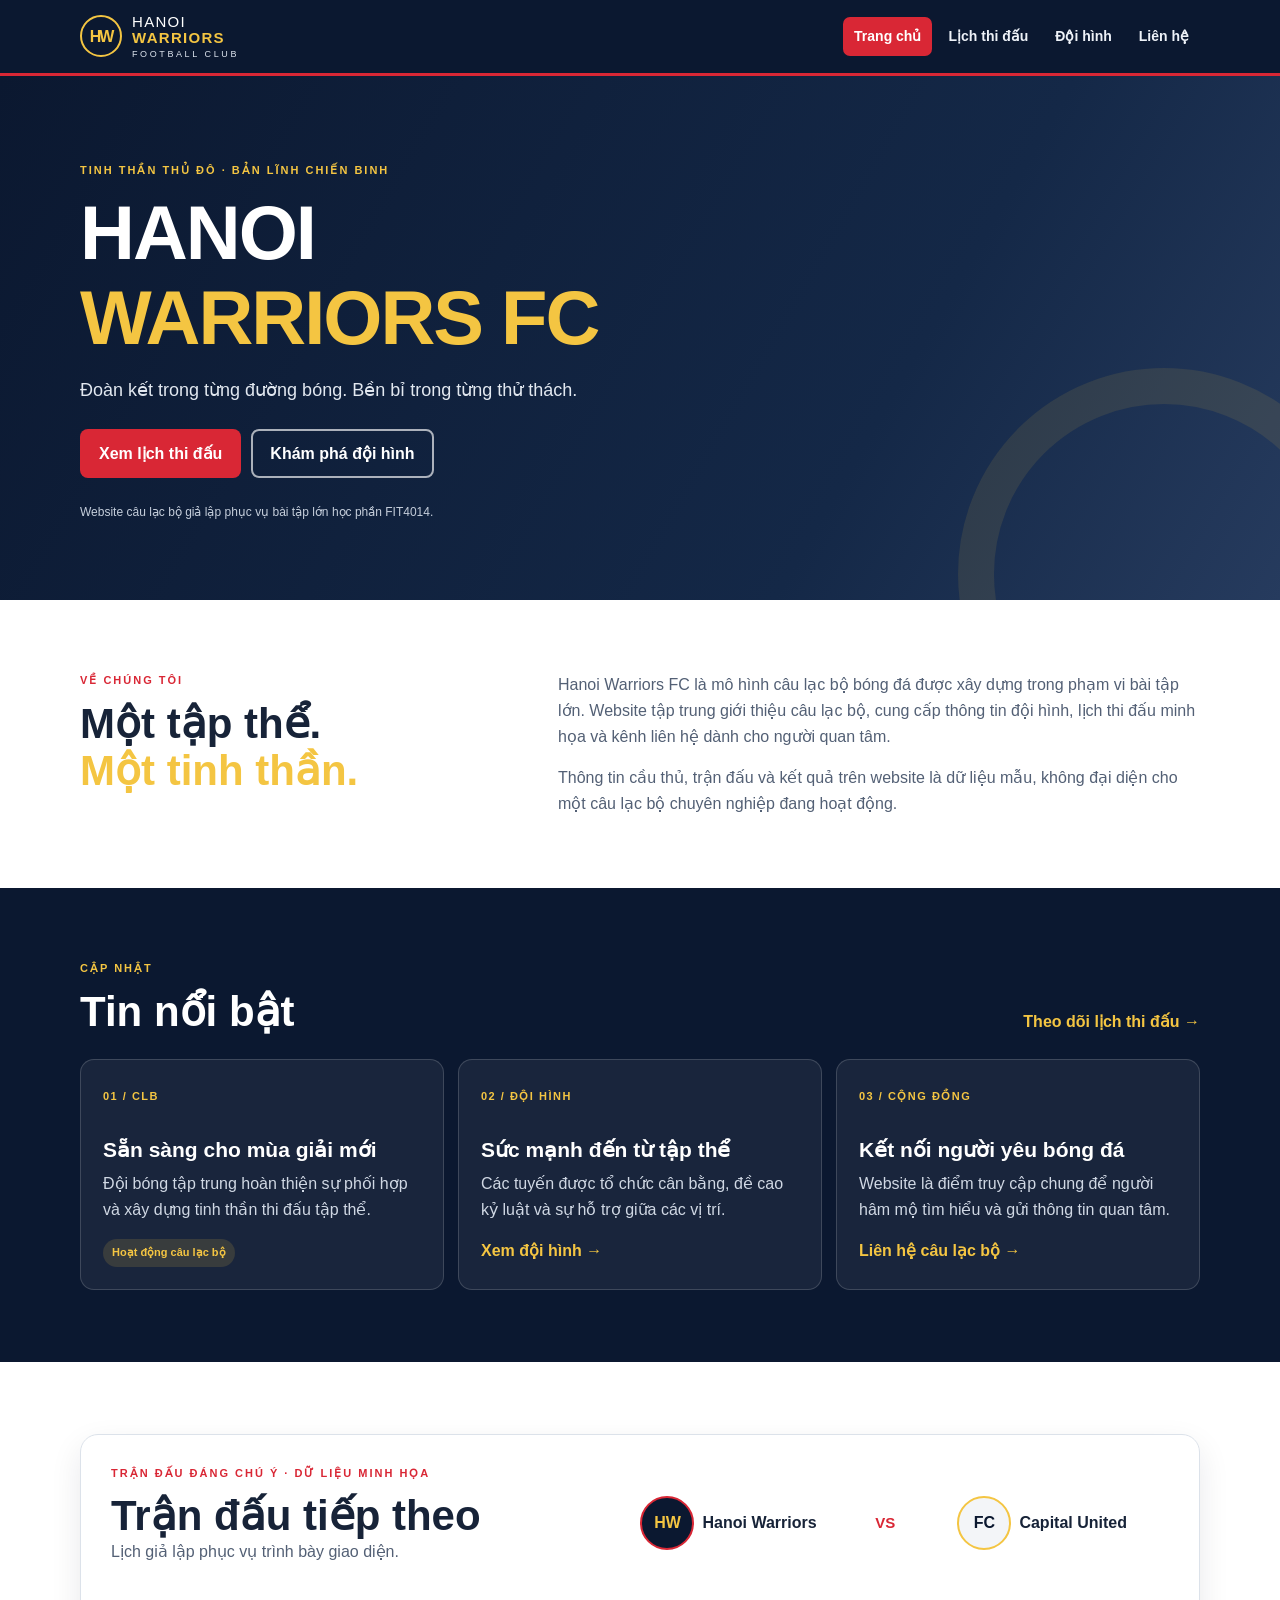
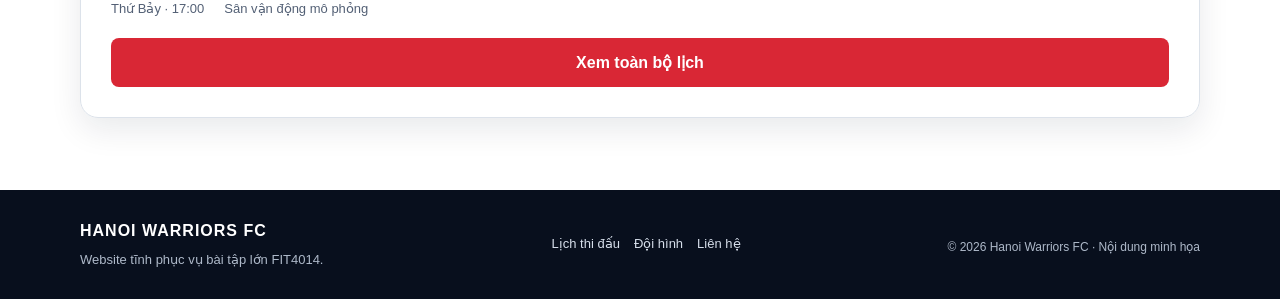
<file: index.html>
<!doctype html>
<html lang="vi">
<head>
  <meta charset="utf-8">
  <meta name="viewport" content="width=device-width, initial-scale=1">
  <meta name="description" content="Website giới thiệu câu lạc bộ bóng đá Hanoi Warriors FC.">
  <title>Hanoi Warriors FC | Trang chủ</title>
  <link rel="stylesheet" href="style.css">
</head>
<body>
  <a class="skip-link" href="#main-content">Bỏ qua điều hướng, đến nội dung chính</a>
  <header class="site-header">
    <div class="container header-inner">
      <a class="brand" href="index.html" aria-label="Hanoi Warriors FC - Trang chủ">
        <span class="brand-mark" aria-hidden="true">HW</span>
        <span class="brand-name">HANOI <strong>WARRIORS</strong><small>FOOTBALL CLUB</small></span>
      </a>
      <nav class="main-nav" aria-label="Điều hướng chính">
        <a href="index.html" aria-current="page">Trang chủ</a>
        <a href="schedule.html">Lịch thi đấu</a>
        <a href="squad.html">Đội hình</a>
        <a href="contact.html">Liên hệ</a>
      </nav>
    </div>
  </header>

  <main id="main-content">
    <section class="hero">
      <div class="container hero-content">
        <p class="eyebrow">TINH THẦN THỦ ĐÔ · BẢN LĨNH CHIẾN BINH</p>
        <h1>HANOI<br><span>WARRIORS FC</span></h1>
        <p class="hero-lead">Đoàn kết trong từng đường bóng. Bền bỉ trong từng thử thách.</p>
        <div class="hero-actions">
          <a class="button button-primary" href="schedule.html">Xem lịch thi đấu</a>
          <a class="button button-outline" href="squad.html">Khám phá đội hình</a>
        </div>
        <p class="sample-note">Website câu lạc bộ giả lập phục vụ bài tập lớn học phần FIT4014.</p>
      </div>
    </section>

    <section class="section intro-section">
      <div class="container intro-grid">
        <div>
          <p class="eyebrow">VỀ CHÚNG TÔI</p>
          <h2>Một tập thể.<br><span>Một tinh thần.</span></h2>
        </div>
        <div class="section-copy">
          <p>Hanoi Warriors FC là mô hình câu lạc bộ bóng đá được xây dựng trong phạm vi bài tập lớn. Website tập trung giới thiệu câu lạc bộ, cung cấp thông tin đội hình, lịch thi đấu minh họa và kênh liên hệ dành cho người quan tâm.</p>
          <p>Thông tin cầu thủ, trận đấu và kết quả trên website là dữ liệu mẫu, không đại diện cho một câu lạc bộ chuyên nghiệp đang hoạt động.</p>
        </div>
      </div>
    </section>

    <section class="section section-dark">
      <div class="container">
        <div class="section-heading">
          <div><p class="eyebrow">CẬP NHẬT</p><h2>Tin nổi bật</h2></div>
          <a class="text-link" href="schedule.html">Theo dõi lịch thi đấu <span aria-hidden="true">→</span></a>
        </div>
        <div class="card-grid news-grid">
          <article class="content-card">
            <span class="card-index">01 / CLB</span>
            <h3>Sẵn sàng cho mùa giải mới</h3>
            <p>Đội bóng tập trung hoàn thiện sự phối hợp và xây dựng tinh thần thi đấu tập thể.</p>
            <span class="tag">Hoạt động câu lạc bộ</span>
          </article>
          <article class="content-card">
            <span class="card-index">02 / ĐỘI HÌNH</span>
            <h3>Sức mạnh đến từ tập thể</h3>
            <p>Các tuyến được tổ chức cân bằng, đề cao kỷ luật và sự hỗ trợ giữa các vị trí.</p>
            <a class="card-link" href="squad.html">Xem đội hình <span aria-hidden="true">→</span></a>
          </article>
          <article class="content-card">
            <span class="card-index">03 / CỘNG ĐỒNG</span>
            <h3>Kết nối người yêu bóng đá</h3>
            <p>Website là điểm truy cập chung để người hâm mộ tìm hiểu và gửi thông tin quan tâm.</p>
            <a class="card-link" href="contact.html">Liên hệ câu lạc bộ <span aria-hidden="true">→</span></a>
          </article>
        </div>
      </div>
    </section>

    <section class="section">
      <div class="container match-panel">
        <div>
          <p class="eyebrow">TRẬN ĐẤU ĐÁNG CHÚ Ý · DỮ LIỆU MINH HỌA</p>
          <h2>Trận đấu tiếp theo</h2>
          <p class="muted">Lịch giả lập phục vụ trình bày giao diện.</p>
        </div>
        <div class="match-scoreline">
          <div class="team-name"><span class="team-crest">HW</span><strong>Hanoi Warriors</strong></div>
          <span class="versus">VS</span>
          <div class="team-name"><span class="team-crest opponent">FC</span><strong>Capital United</strong></div>
        </div>
        <div class="match-meta"><span>Thứ Bảy · 17:00</span><span>Sân vận động mô phỏng</span></div>
        <a class="button button-primary" href="schedule.html">Xem toàn bộ lịch</a>
      </div>
    </section>
  </main>

  <footer class="site-footer">
    <div class="container footer-inner">
      <div><a class="footer-brand" href="index.html">HANOI WARRIORS FC</a><p>Website tĩnh phục vụ bài tập lớn FIT4014.</p></div>
      <div class="footer-links"><a href="schedule.html">Lịch thi đấu</a><a href="squad.html">Đội hình</a><a href="contact.html">Liên hệ</a></div>
      <p class="copyright">© 2026 Hanoi Warriors FC · Nội dung minh họa</p>
    </div>
  </footer>
</body>
</html>
</file>
<file: style.css>
/* Hanoi Warriors FC - CSS thuần, ưu tiên thiết bị di động */
:root {
  --navy: #0b1830;
  --navy-soft: #142847;
  --red: #d92735;
  --gold: #f4c542;
  --paper: #ffffff;
  --surface: #f3f5f8;
  --ink: #172338;
  --muted: #536075;
  --line: #dce2ea;
  --radius: 14px;
  --content-width: 1120px;
  --shadow: 0 12px 32px rgba(11, 24, 48, .09);
}

* { box-sizing: border-box; }
html { scroll-behavior: smooth; }
body {
  margin: 0;
  background: var(--paper);
  color: var(--ink);
  font-family: Arial, "Segoe UI", sans-serif;
  font-size: 16px;
  line-height: 1.6;
}
img { max-width: 100%; height: auto; }
a { color: inherit; }
a:focus-visible, button:focus-visible, input:focus-visible, select:focus-visible, textarea:focus-visible, [tabindex]:focus-visible {
  outline: 3px solid var(--gold);
  outline-offset: 3px;
}
.skip-link {
  position: absolute;
  top: 8px;
  left: 8px;
  z-index: 100;
  padding: 10px 14px;
  transform: translateY(-150%);
  border-radius: 8px;
  background: var(--gold);
  color: var(--navy);
  font-weight: 700;
}
.skip-link:focus { transform: translateY(0); }
.container { width: min(100% - 32px, var(--content-width)); margin-inline: auto; }
.site-header { position: relative; z-index: 5; background: var(--navy); color: white; border-bottom: 3px solid var(--red); }
.header-inner { display: flex; flex-direction: column; gap: 14px; padding-block: 14px; }
.brand { display: inline-flex; align-items: center; gap: 10px; width: fit-content; text-decoration: none; }
.brand-mark { display: grid; width: 42px; height: 42px; place-items: center; border: 2px solid var(--gold); border-radius: 50%; color: var(--gold); font-weight: 900; letter-spacing: -2px; }
.brand-name { display: grid; line-height: 1.05; font-size: 15px; letter-spacing: 1.3px; }
.brand-name strong { color: var(--gold); }
.brand-name small { margin-top: 4px; font-size: 9px; letter-spacing: 2.6px; color: #dce3ed; }
.main-nav { display: flex; flex-wrap: wrap; gap: 5px; }
.main-nav a { padding: 8px 11px; border-radius: 7px; color: #eef2f8; text-decoration: none; font-size: 14px; font-weight: 700; }
.main-nav a:hover, .main-nav a[aria-current="page"] { background: var(--red); color: white; }
.hero { position: relative; overflow: hidden; background: linear-gradient(120deg, #0b1830 0%, #142847 68%, #263b5e 100%); color: white; }
.hero::after { position: absolute; right: -90px; bottom: -180px; width: 340px; height: 340px; border: 36px solid rgba(244,197,66,.1); border-radius: 50%; content: ""; }
.hero-content { position: relative; z-index: 1; padding-block: 64px 58px; }
.eyebrow { margin: 0 0 10px; color: var(--red); font-size: 11px; font-weight: 900; letter-spacing: 2px; }
.hero .eyebrow, .section-dark .eyebrow, .page-hero .eyebrow { color: var(--gold); }
h1, h2, h3, p { margin-top: 0; }
h1, h2, h3 { line-height: 1.12; }
h1 { max-width: 760px; margin-bottom: 16px; font-size: clamp(38px, 12vw, 76px); font-weight: 900; letter-spacing: -2px; }
h1 span, .intro-grid h2 span, .page-hero h1 span { color: var(--gold); }
.hero-lead { max-width: 540px; color: #e2e8f0; font-size: 18px; }
.hero-actions { display: flex; flex-wrap: wrap; gap: 10px; margin-top: 24px; }
.button { display: inline-flex; min-height: 44px; align-items: center; justify-content: center; padding: 10px 17px; border: 2px solid transparent; border-radius: 8px; cursor: pointer; font: inherit; font-weight: 800; text-decoration: none; }
.button-primary { background: var(--red); color: white; }
.button-primary:hover { background: #b81e2a; }
.button-outline { border-color: rgba(255,255,255,.65); color: white; }
.button-outline:hover { background: white; color: var(--navy); }
.sample-note { margin: 25px 0 0; color: #c5cedb; font-size: 12px; }
.section { padding-block: 54px; }
.intro-grid { display: grid; gap: 22px; }
.intro-grid h2, .section-heading h2, .match-panel h2, .contact-copy h2 { margin-bottom: 0; font-size: clamp(28px, 7vw, 42px); }
.section-copy { color: var(--muted); }
.section-copy p:last-child { margin-bottom: 0; }
.section-dark { background: var(--navy); color: white; }
.section-heading { display: flex; flex-direction: column; align-items: flex-start; gap: 14px; margin-bottom: 24px; }
.section-heading h2 { color: inherit; }
.text-link, .card-link { color: var(--gold); font-weight: 800; text-decoration: none; }
.text-link:hover, .card-link:hover { text-decoration: underline; }
.card-grid { display: grid; gap: 14px; }
.content-card { min-height: 220px; padding: 22px; border: 1px solid rgba(255,255,255,.16); border-radius: var(--radius); background: rgba(255,255,255,.06); }
.card-index { color: var(--gold); font-size: 11px; font-weight: 900; letter-spacing: 1.5px; }
.content-card h3 { margin: 30px 0 10px; font-size: 21px; }
.content-card p { color: #d0d8e4; }
.tag { display: inline-block; padding: 5px 9px; border-radius: 99px; background: rgba(244,197,66,.14); color: var(--gold); font-size: 11px; font-weight: 800; }
.match-panel { display: grid; gap: 18px; padding: 24px; border: 1px solid var(--line); border-radius: 18px; box-shadow: var(--shadow); }
.muted { color: var(--muted); }
.match-scoreline { display: flex; flex-wrap: wrap; align-items: center; justify-content: space-between; gap: 12px; }
.team-name { display: flex; flex: 1 1 110px; flex-direction: column; align-items: center; gap: 8px; text-align: center; }
.team-crest { display: grid; width: 54px; height: 54px; place-items: center; border: 2px solid var(--red); border-radius: 50%; background: var(--navy); color: var(--gold); font-weight: 900; }
.team-crest.opponent { border-color: var(--gold); background: var(--surface); color: var(--navy); }
.versus { color: var(--red); font-size: 15px; font-weight: 900; }
.match-meta { display: flex; flex-wrap: wrap; gap: 8px 20px; color: var(--muted); font-size: 13px; }
.site-footer { padding-block: 28px; background: #080f1d; color: #d6deea; }
.footer-inner { display: grid; gap: 18px; }
.footer-brand { color: white; font-weight: 900; letter-spacing: 1px; text-decoration: none; }
.footer-inner p { margin: 6px 0 0; color: #aeb9c9; font-size: 13px; }
.footer-links { display: flex; flex-wrap: wrap; gap: 14px; }
.footer-links a { color: #d6deea; font-size: 13px; text-decoration: none; }
.footer-links a:hover { color: var(--gold); }
.copyright { font-size: 12px !important; }
.page-hero { padding-block: 48px; background: var(--navy); color: white; }
.page-hero h1 { margin-bottom: 12px; font-size: clamp(34px, 9vw, 58px); }
.page-hero p:last-child { max-width: 650px; margin-bottom: 0; color: #d9e0ea; }
.table-scroll { overflow-x: auto; border: 1px solid var(--line); border-radius: 12px; }
.schedule-table { width: 100%; min-width: 700px; border-collapse: collapse; background: white; font-size: 14px; }
.schedule-table caption { padding: 12px; color: var(--muted); text-align: left; }
.schedule-table th { background: var(--navy); color: white; text-align: left; }
.schedule-table th, .schedule-table td { padding: 14px 12px; border-bottom: 1px solid var(--line); white-space: nowrap; }
.schedule-table tbody tr:nth-child(even) { background: var(--surface); }
.status { display: inline-block; padding: 4px 8px; border-radius: 99px; font-size: 11px; font-weight: 800; }
.status-done { background: #e7edf5; color: var(--navy); }
.status-next { background: #fff3c9; color: #664900; }
.note { margin: 14px 0 0; color: var(--muted); font-size: 13px; }
.player-grid { display: grid; grid-template-columns: 1fr; gap: 12px; }
.player-card { position: relative; min-height: 160px; overflow: hidden; padding: 20px; border: 1px solid var(--line); border-radius: var(--radius); background: linear-gradient(145deg, #fff, #f2f5f9); }
.player-number { position: absolute; top: 4px; right: 12px; color: rgba(11,24,48,.08); font-size: 68px; font-weight: 900; line-height: 1; }
.player-role { position: relative; margin-bottom: 28px; color: var(--red); font-size: 11px; font-weight: 900; letter-spacing: 1.5px; }
.player-card h3 { position: relative; margin-bottom: 6px; font-size: 20px; }
.player-card p:last-child { position: relative; margin-bottom: 0; color: var(--muted); font-size: 13px; }
.squad-heading { margin-top: 44px; }
.contact-layout { display: grid; gap: 28px; }
.contact-copy { color: var(--muted); }
.contact-copy h2 { margin-bottom: 18px; color: var(--ink); }
.contact-detail { display: grid; gap: 2px; padding-block: 12px; border-bottom: 1px solid var(--line); }
.contact-detail strong { color: var(--ink); }
.contact-form { padding: 22px; border: 1px solid var(--line); border-radius: 16px; box-shadow: var(--shadow); }
.contact-form h2 { margin-bottom: 5px; font-size: 25px; }
.form-note, .form-disclaimer { color: var(--muted); font-size: 12px; }
.form-field { display: grid; gap: 6px; margin-block: 16px; }
.form-field label { font-size: 14px; font-weight: 800; }
.form-field input, .form-field select, .form-field textarea { width: 100%; min-height: 44px; padding: 10px 12px; border: 1px solid #aeb8c7; border-radius: 7px; background: white; color: var(--ink); font: inherit; }
.form-field textarea { resize: vertical; }
.form-field input:user-invalid, .form-field select:user-invalid { border-color: var(--red); }
.form-disclaimer { margin: 14px 0 0; }
@media (min-width: 500px) {
  .container { width: min(100% - 44px, var(--content-width)); }
  .player-grid { grid-template-columns: repeat(2, minmax(0, 1fr)); }
  .match-panel { padding: 30px; }
}
@media (min-width: 720px) {
  .header-inner { flex-direction: row; align-items: center; justify-content: space-between; }
  .main-nav { justify-content: flex-end; }
  .hero-content { padding-block: 86px 78px; }
  .intro-grid { grid-template-columns: .8fr 1.2fr; align-items: start; gap: 50px; }
  .section { padding-block: 72px; }
  .section-heading { flex-direction: row; align-items: end; justify-content: space-between; }
  .news-grid { grid-template-columns: repeat(2, minmax(0, 1fr)); }
  .player-grid { grid-template-columns: repeat(3, minmax(0, 1fr)); }
  .contact-layout { grid-template-columns: .8fr 1.2fr; align-items: start; gap: 50px; }
  .footer-inner { grid-template-columns: 1.2fr 1fr; align-items: center; }
  .copyright { grid-column: 1 / -1; }
}
@media (min-width: 960px) {
  .news-grid { grid-template-columns: repeat(3, minmax(0, 1fr)); }
  .player-grid { grid-template-columns: repeat(4, minmax(0, 1fr)); }
  .match-panel { grid-template-columns: 1fr 1.2fr; align-items: center; }
  .match-meta, .match-panel > .button { grid-column: 1 / -1; }
  .team-name { flex-direction: row; justify-content: center; }
  .versus { padding-inline: 8px; }
  .footer-inner { grid-template-columns: 1.2fr 1fr auto; }
  .copyright { grid-column: auto; text-align: right; }
}
@media (prefers-reduced-motion: reduce) {
  html { scroll-behavior: auto; }
  *, *::before, *::after { animation-duration: .01ms !important; animation-iteration-count: 1 !important; transition-duration: .01ms !important; }
}
</file>
